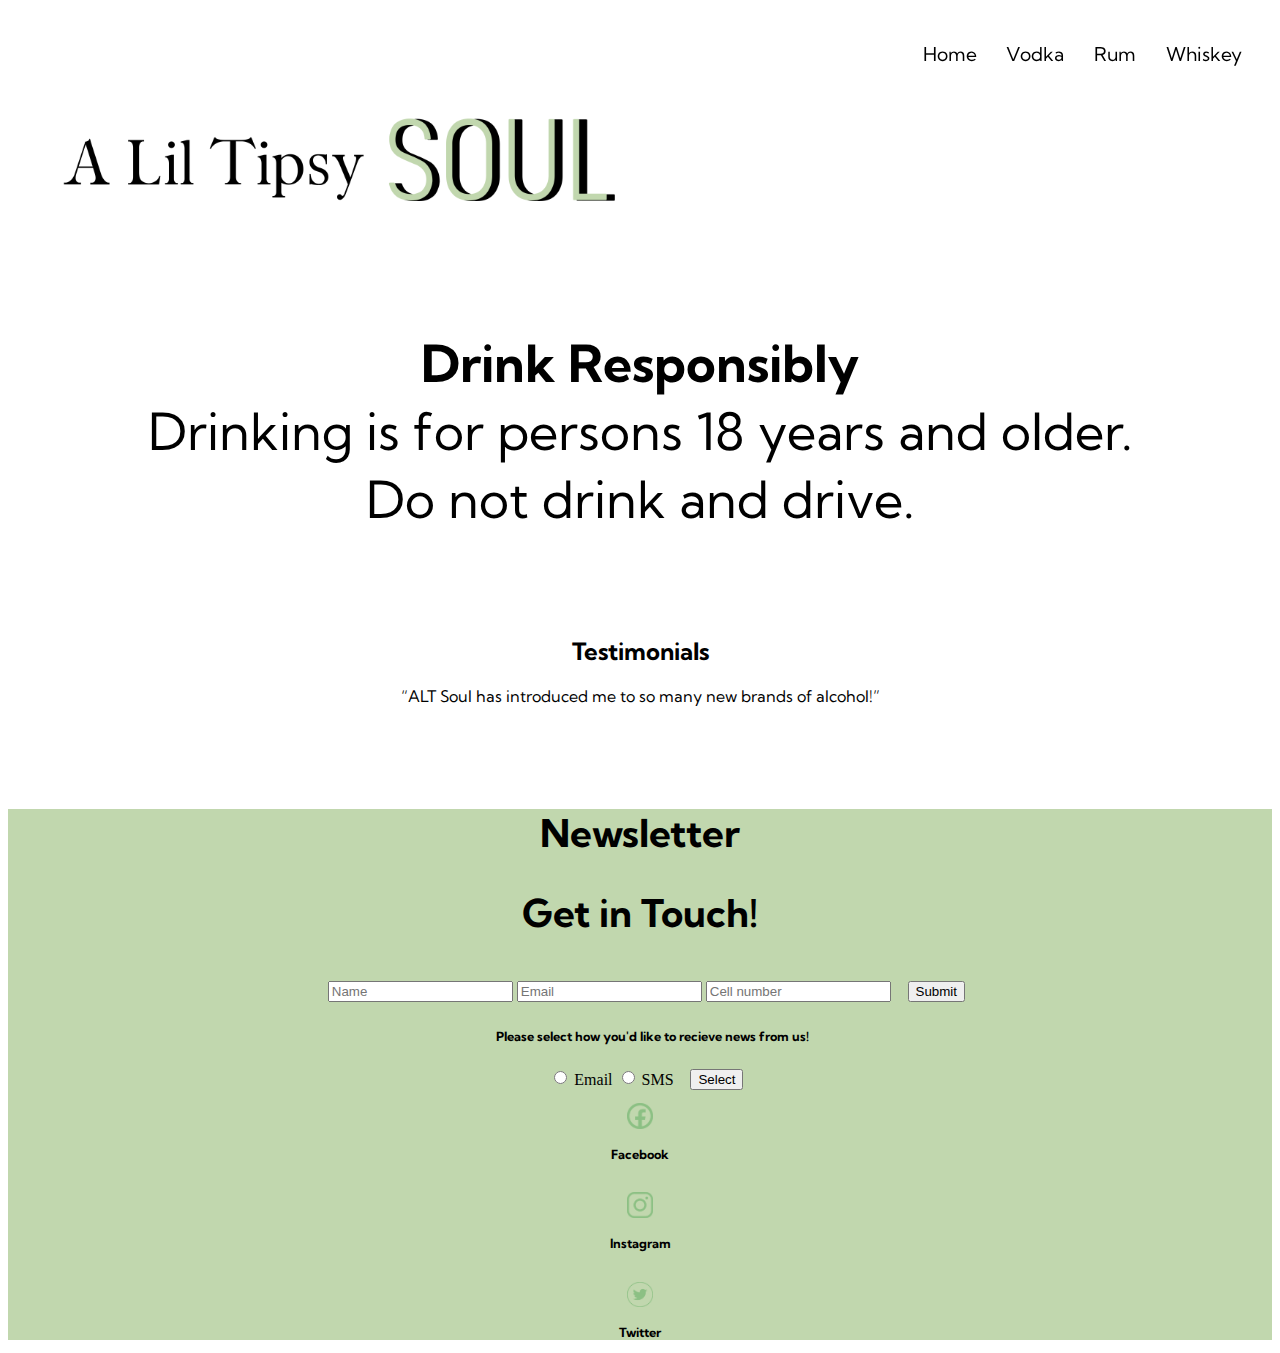
<file: index.html>
<!DOCTYPE html>
<html lang="en">
<head>
    <meta charset="UTF-8">
    <meta name="viewport" content="width=device-width, initial-scale=1.0">
    <title>ALT Soul</title>
<!--bootstrap css link-->
    <link href="https://cdn.jsdelivr.net/npm/bootstrap@5.3.0/dist/css/bootstrap.min.css" rel="stylesheet" 
    integrity="sha384-9ndCyUaIbzAi2FUVXJi0CjmCapSmO7SnpJef0486qhLnuZ2cdeRhO02iuK6FUUVM" crossorigin="anonymous">
    <link href="stylesheets.css" rel="stylesheet">
<!--flavicon link-->
    <link rel="apple-touch-icon" sizes="180x180" href="images/Favicon/apple-touch-icon.png">
    <link rel="icon" type="image/png" sizes="32x32" href="images/Favicon/favicon-32x32.png">
    <link rel="icon" type="image/png" sizes="16x16" href="images/Favicon/favicon-16x16.png">
    <link rel="manifest" href="images/Favicon/site.webmanifest">
<!--font link-->
    <link rel="preconnect" href="https://fonts.googleapis.com">
    <link rel="preconnect" href="https://fonts.gstatic.com" crossorigin>
    <link href="https://fonts.googleapis.com/css2?family=Kumbh+Sans:wght@200&display=swap" rel="stylesheet">
</head>
<body>
<!--hero image and navigation bar-->
    <header>
        <img id="heroImage" src="images/Banner.png" alt="Banner image. Text only. Text states A Lil Tipsy Soul.">
        <nav>
            <ul>
                <li><a href="index.html">Home</a></li>
                <li><a href="vodka.html">Vodka</a></li>
                <li><a href="rum.html">Rum</a></li>
                <li><a href="whiskey.html">Whiskey</a></li>
            </ul>
        </nav>
    </header>
<!--table-->
    <section>
        <table>
            <thead>
                <tr>
                    <th>Drink Responsibly</th>
                </tr>
            </thead>
            <tbody>
                <tr>
                    <td>
                        Drinking is for persons 18 years and older.
                    </td>
                </tr>
                <tr>
                    <td>
                         Do not drink and drive.
                    </td>   
                </tr>
            </tbody>
        </table>
    </section>

<!--testimonial/quote-->
    <section id="testimonials">
        <h2>Testimonials</h2>
        <q>ALT Soul has introduced me to so many new brands of alcohol!</q>
    </section>
<!--footer-->    
    <footer>
        <div class="row footerheadings">
            <div class="col-md-6">
                <h2>Newsletter</h2>
            </div>
            <div class="col-md-6">
                <h2>Get in Touch!</h2>
            </div>
        </div>

<!--newsletter form subscription-->
        <div class="row footerContent">
            <div class="col-md-6 newsletterContent">
                <form>
                    <input type="text" class="form-control" placeholder="Name">
                    <input type="email" class="form-control" placeholder="Email">
                    <input type="number" class="form-control" placeholder="Cell number">

                    <button type="submit">Submit</button>
                    <br>
                </form>
<!--radio form to allow users to select how they'd like to be contacted-->
                <form>
                    <h3>Please select how you'd like to recieve news from us!</h3>
                    <input type="radio" id="contactChoice1" name="contact" value="email">
                    <label for="contactChoice1">Email</label>
                    <input type="radio" id="contactChoice2" name="contact" value="phone">
                    <label for="contactChoice2">SMS</label>
                    
                    <button type="submit">Select</button>
                </form>
            </div>
<!--social links that link out to the companies social media sites, allowing the user to contact the company-->
            <div class="col-md-6 getInTouchContent">
                <img src="images/Icons/Facebook.png" alt="clickable facebook logo">  
                <h3><a href ="https://www.facebook.com">Facebook</a></h3>
                <br>    
                <img src="images/Icons/Instagram.png" alt="clickable instagram logo">
                <h3><a href = "https://www.instagram.com" >Instagram</a></h3>
                <br>
                <img src="images/Icons/Twitter.png" alt="clickable twitter logo">
                <h3><a href="https://www.twitter.com">Twitter</a></h3>
            </div>
        </div>
    </footer>
    
</body>
</html>
</file>
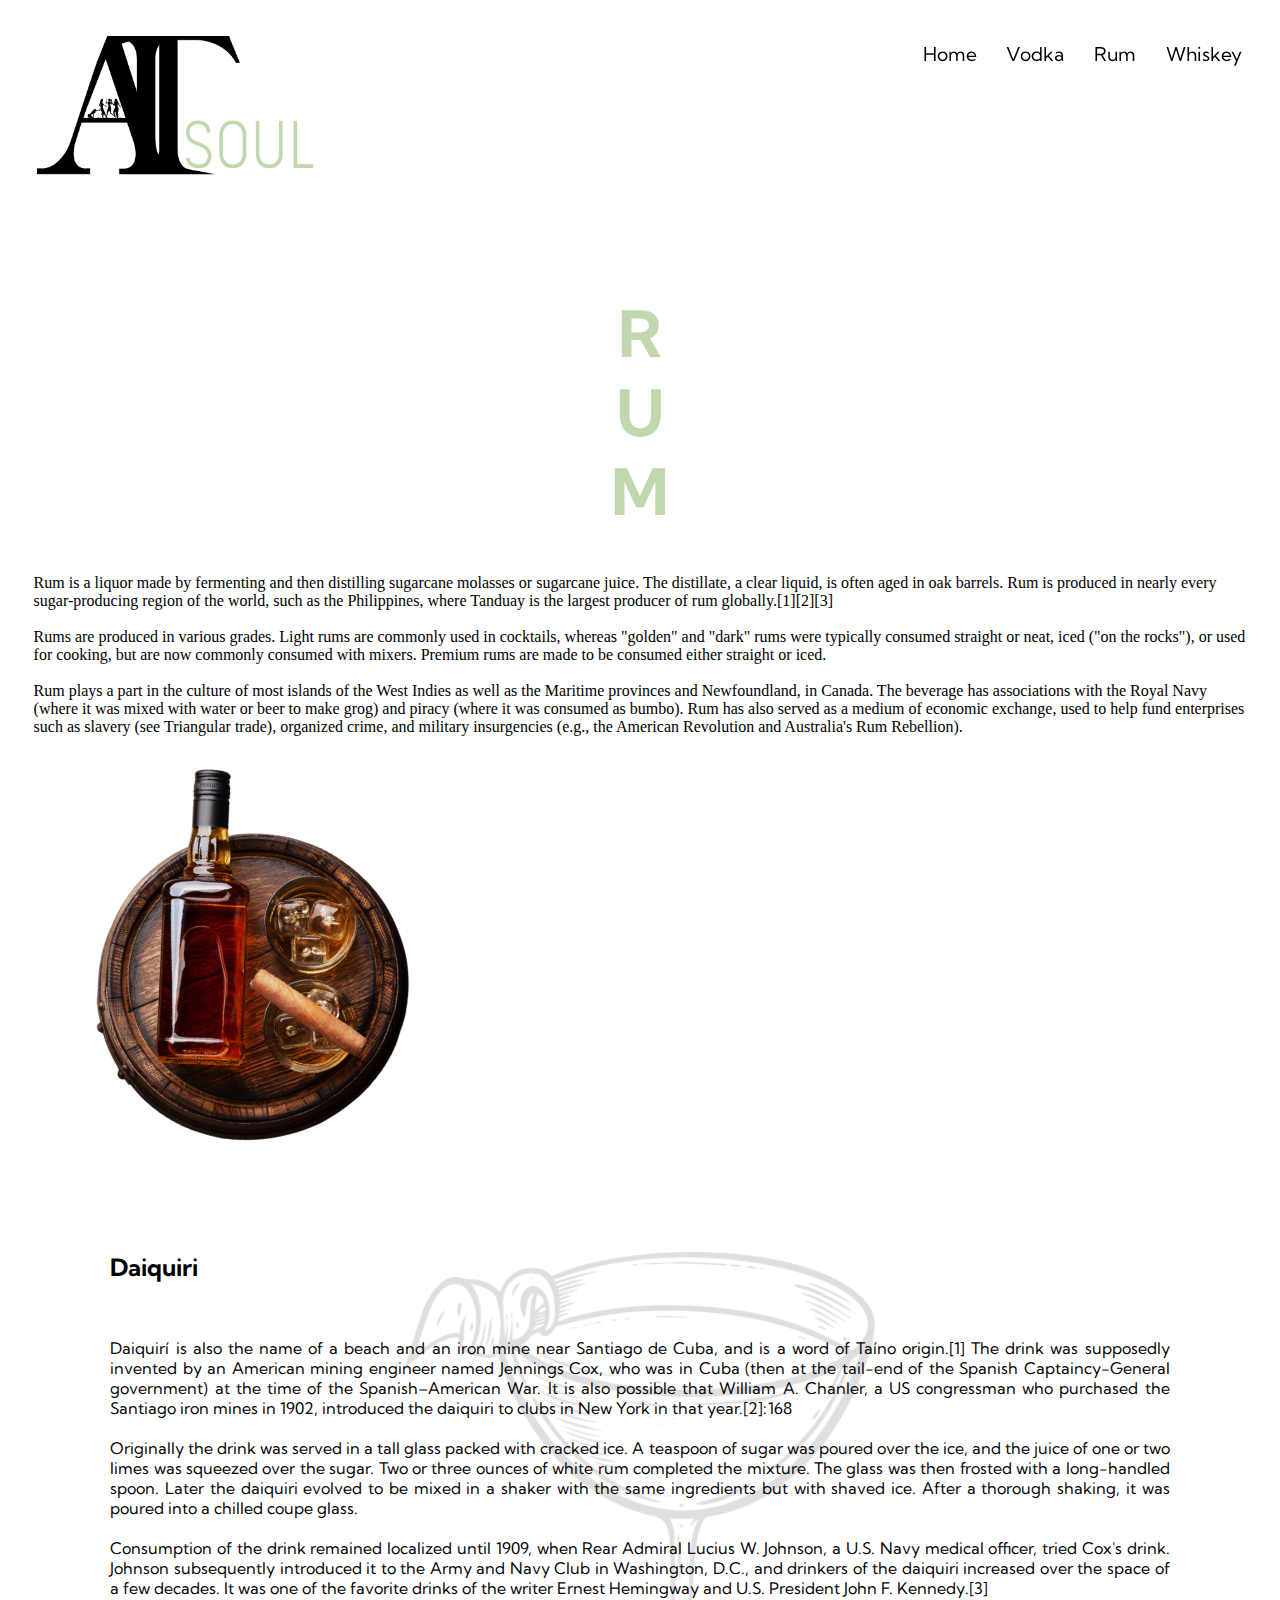
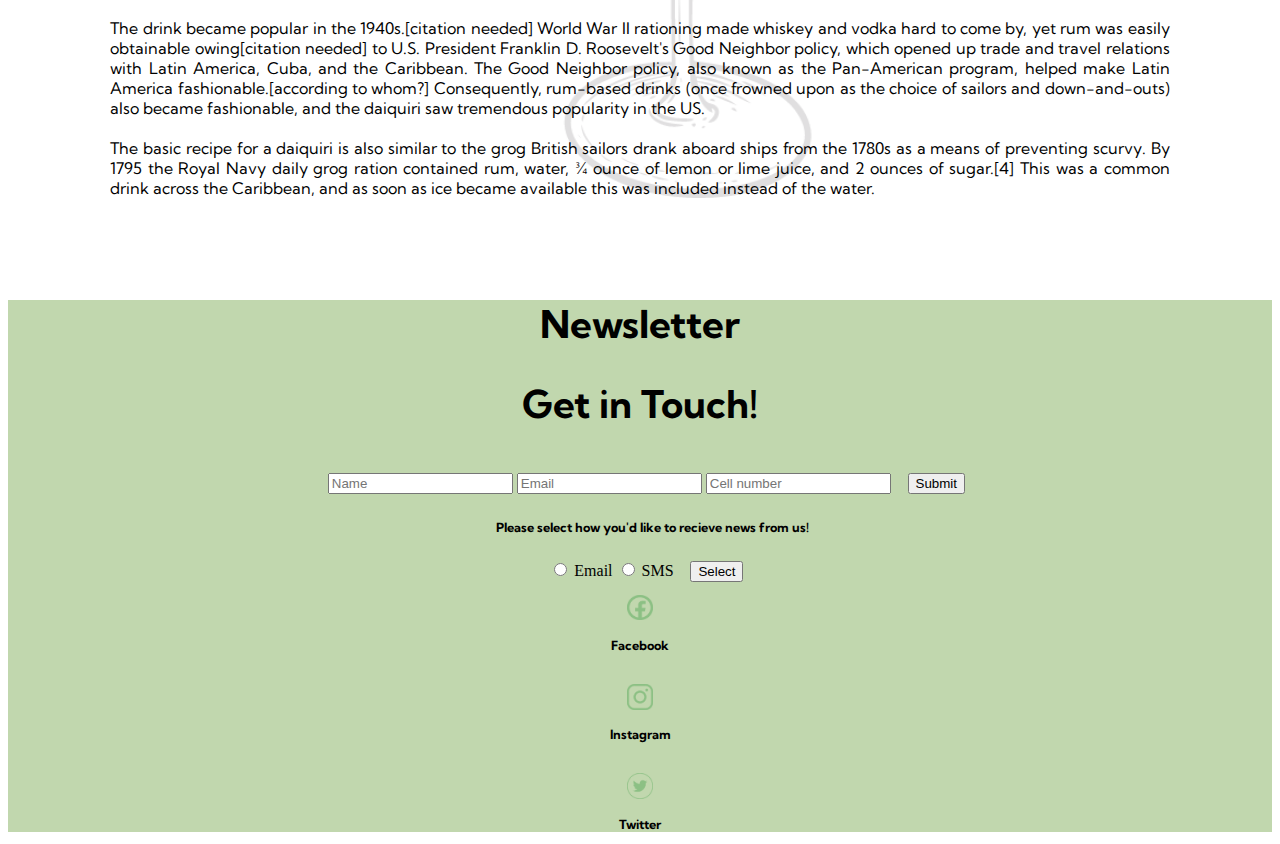
<file: rum.html>
<!DOCTYPE html>
<html lang="en">
<head>
    <meta charset="UTF-8">
    <meta name="viewport" content="width=device-width, initial-scale=1.0">
    <title>ALT Soul</title>
<!--bootstrap css link-->
    <link href="https://cdn.jsdelivr.net/npm/bootstrap@5.3.0/dist/css/bootstrap.min.css" rel="stylesheet" 
    integrity="sha384-9ndCyUaIbzAi2FUVXJi0CjmCapSmO7SnpJef0486qhLnuZ2cdeRhO02iuK6FUUVM" crossorigin="anonymous">
    <link href="stylesheets.css" rel="stylesheet">
<!--flavicon link-->
    <link rel="apple-touch-icon" sizes="180x180" href="images/Favicon/apple-touch-icon.png">
    <link rel="icon" type="image/png" sizes="32x32" href="images/Favicon/favicon-32x32.png">
    <link rel="icon" type="image/png" sizes="16x16" href="images/Favicon/favicon-16x16.png">
    <link rel="manifest" href="images/Favicon/site.webmanifest">
<!--font link-->
    <link rel="preconnect" href="https://fonts.googleapis.com">
    <link rel="preconnect" href="https://fonts.gstatic.com" crossorigin>
    <link href="https://fonts.googleapis.com/css2?family=Kumbh+Sans:wght@200&display=swap" rel="stylesheet">
</head>
<body>
    <header>
        <img id="heroImagePages" src="images/Logo/alt_soul_text_green_top.png" alt="Banner image. Text only. Text states aLT soul.">
        <nav>
            <ul>
                <li><a href="index.html">Home</a></li>
                <li><a href="vodka.html">Vodka</a></li>
                <li><a href="rum.html">Rum</a></li>
                <li><a href="whiskey.html">Whiskey</a></li>
            </ul>
        </nav>
    </header>

    <section class="row vodkaAbout">
        <h1 class="col-md-2">R<br>U<br>M</h1>
        <p class="col-md-5">
            Rum is a liquor made by fermenting and then distilling sugarcane molasses or sugarcane juice. The distillate, a clear liquid, 
            is often aged in oak barrels. Rum is produced in nearly every sugar-producing region of the world, such as the Philippines, where 
            Tanduay is the largest producer of rum globally.[1][2][3]
            <br>
            <br>
            Rums are produced in various grades. Light rums are commonly used in cocktails, whereas "golden" and "dark" rums were typically 
            consumed straight or neat, iced ("on the rocks"), or used for cooking, but are now commonly consumed with mixers. Premium rums are 
            made to be consumed either straight or iced.
            <br>
            <br>
            Rum plays a part in the culture of most islands of the West Indies as well as the Maritime provinces and Newfoundland, in Canada. 
            The beverage has associations with the Royal Navy (where it was mixed with water or beer to make grog) and piracy (where it was 
            consumed as bumbo). Rum has also served as a medium of economic exchange, used to help fund enterprises such as slavery (see Triangular
             trade), organized crime, and military insurgencies (e.g., the American Revolution and Australia's Rum Rebellion).</p>
        <img class="col-md-5" src="images/alcohol/rum/rum_bottle_glass.png" alt="image of a rum bottle and glasses with a cigar">
        
    </section>
<!--block text with an image background-->
    <section>
        <article id="daiquiri">
            <h2>Daiquiri</h2>
            <br>
            <p>
                Daiquirí is also the name of a beach and an iron mine near Santiago de Cuba, and is a word of Taíno origin.[1] 
                The drink was supposedly invented by an American mining engineer named Jennings Cox, who was in Cuba (then at the tail-end 
                of the Spanish Captaincy-General government) at the time of the Spanish–American War. It is also possible that William A. 
                Chanler, a US congressman who purchased the Santiago iron mines in 1902, introduced the daiquiri to clubs in New York in 
                that year.[2]: 168 
                <br>
                <br>
                Originally the drink was served in a tall glass packed with cracked ice. A teaspoon of sugar was poured over the ice, and 
                the juice of one or two limes was squeezed over the sugar. Two or three ounces of white rum completed the mixture. The glass 
                was then frosted with a long-handled spoon. Later the daiquiri evolved to be mixed in a shaker with the same ingredients but 
                with shaved ice. After a thorough shaking, it was poured into a chilled coupe glass.
                <br>
                <br>
                Consumption of the drink remained localized until 1909, when Rear Admiral Lucius W. Johnson, a U.S. Navy medical officer, 
                tried Cox's drink. Johnson subsequently introduced it to the Army and Navy Club in Washington, D.C., and drinkers of the daiquiri 
                increased over the space of a few decades. It was one of the favorite drinks of the writer Ernest Hemingway and U.S. President 
                John F. Kennedy.[3]
                <br>
                <br>
                The drink became popular in the 1940s.[citation needed] World War II rationing made whiskey and vodka hard to come by, 
                yet rum was easily obtainable owing[citation needed] to U.S. President Franklin D. Roosevelt's Good Neighbor policy, which 
                opened up trade and travel relations with Latin America, Cuba, and the Caribbean. The Good Neighbor policy, also known as the 
                Pan-American program, helped make Latin America fashionable.[according to whom?] Consequently, rum-based drinks (once frowned 
                upon as the choice of sailors and down-and-outs) also became fashionable, and the daiquiri saw tremendous popularity in the US.
                <br>
                <br>
                The basic recipe for a daiquiri is also similar to the grog British sailors drank aboard ships from the 1780s as a means
                 of preventing scurvy. By 1795 the Royal Navy daily grog ration contained rum, water, ¾ ounce of lemon or lime juice, and 
                 2 ounces of sugar.[4] This was a common drink across the Caribbean, and as soon as ice became available this was included
                  instead of the water.
            </p>
        </article>
    </section>

   <!--footer-->    
   <footer>
    <div class="row footerheadings">
        <div class="col-md-6">
            <h2>Newsletter</h2>
        </div>
        <div class="col-md-6">
            <h2>Get in Touch!</h2>
        </div>
    </div>

<!--newsletter form subscription-->
    <div class="row footerContent">
        <div class="col-md-6 newsletterContent">
            <form>
                <input type="text" class="form-control" placeholder="Name">
                <input type="email" class="form-control" placeholder="Email">
                <input type="number" class="form-control" placeholder="Cell number">

                <button type="submit">Submit</button>
                <br>
            </form>
<!--radio form to allow users to select how they'd like to be contacted-->
            <form>
                <h3>Please select how you'd like to recieve news from us!</h3>
                <input type="radio" id="contactChoice1" name="contact" value="email">
                <label for="contactChoice1">Email</label>
                <input type="radio" id="contactChoice2" name="contact" value="phone">
                <label for="contactChoice2">SMS</label>
                
                <button type="submit">Select</button>
            </form>
        </div>
<!--social links that link out to the companies social media sites, allowing the user to contact the company-->
        <div class="col-md-6 getInTouchContent">
            <img src="images/Icons/Facebook.png" alt="clickable facebook logo">  
            <h3><a href ="https://www.facebook.com">Facebook</a></h3>
            <br>    
            <img src="images/Icons/Instagram.png" alt="clickable instagram logo">
            <h3><a href = "https://www.instagram.com" >Instagram</a></h3>
            <br>
            <img src="images/Icons/Twitter.png" alt="clickable twitter logo">
            <h3><a href="https://www.twitter.com">Twitter</a></h3>
        </div>
    </div>
</footer>
</body>
</html>
</file>
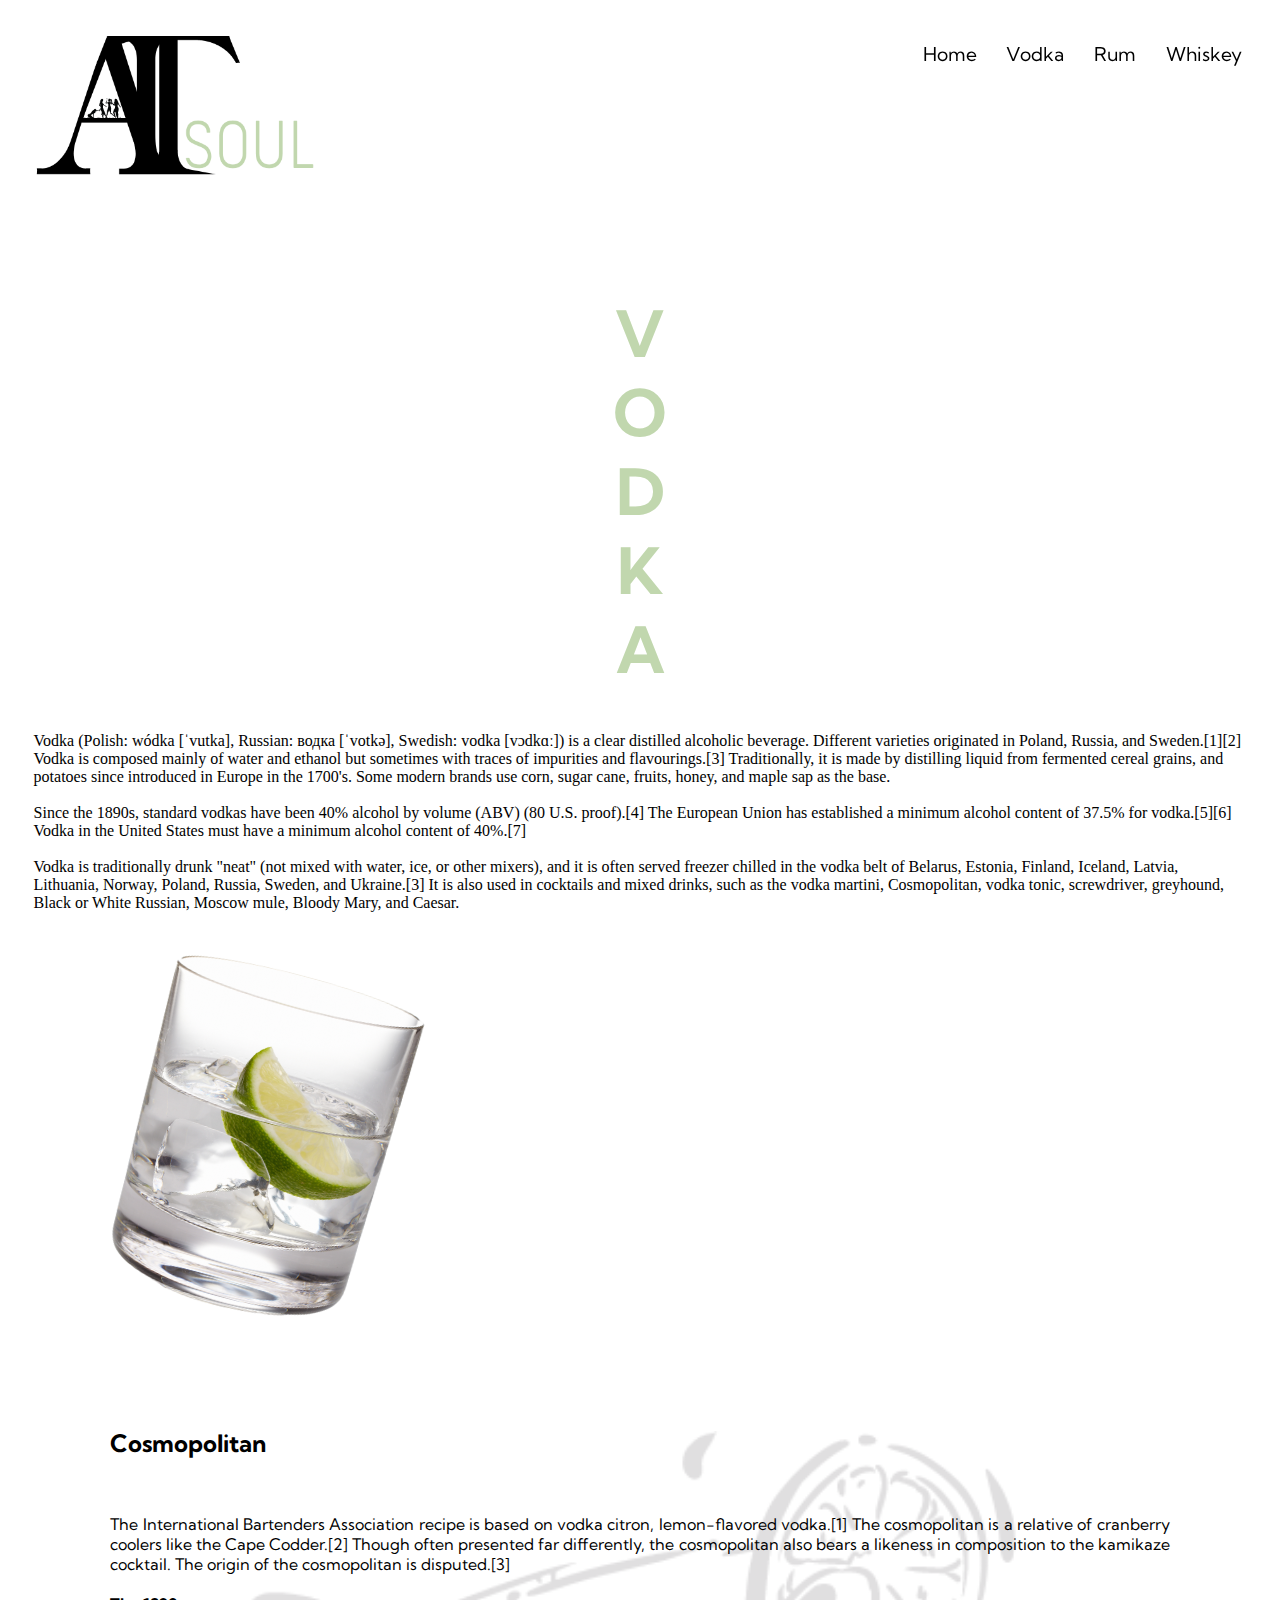
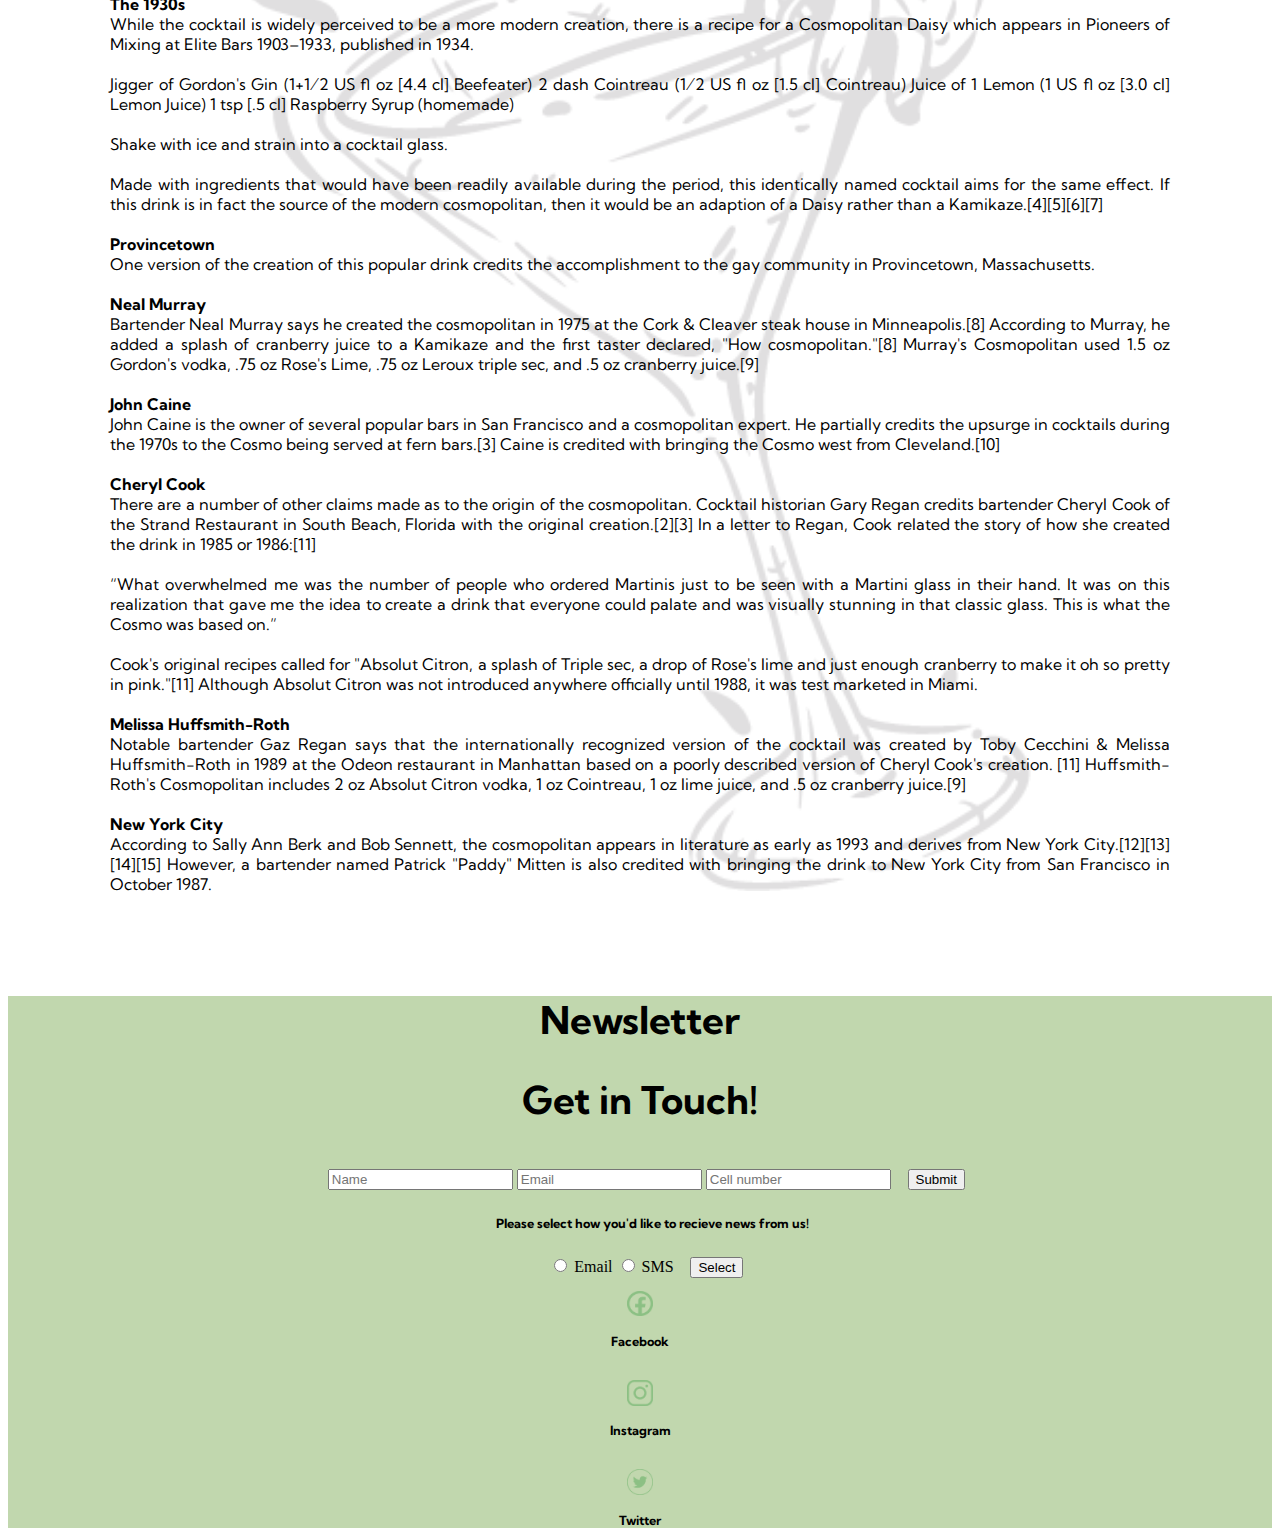
<file: vodka.html>
<!DOCTYPE html>
<html lang="en">
<head>
    <meta charset="UTF-8">
    <meta name="viewport" content="width=device-width, initial-scale=1.0">
    <title>ALT Soul</title>
<!--bootstrap css link-->
    <link href="https://cdn.jsdelivr.net/npm/bootstrap@5.3.0/dist/css/bootstrap.min.css" rel="stylesheet" 
    integrity="sha384-9ndCyUaIbzAi2FUVXJi0CjmCapSmO7SnpJef0486qhLnuZ2cdeRhO02iuK6FUUVM" crossorigin="anonymous">
    <link href="stylesheets.css" rel="stylesheet">
<!--flavicon link-->
    <link rel="apple-touch-icon" sizes="180x180" href="images/Favicon/apple-touch-icon.png">
    <link rel="icon" type="image/png" sizes="32x32" href="images/Favicon/favicon-32x32.png">
    <link rel="icon" type="image/png" sizes="16x16" href="images/Favicon/favicon-16x16.png">
    <link rel="manifest" href="images/Favicon/site.webmanifest">
<!--font link-->
    <link rel="preconnect" href="https://fonts.googleapis.com">
    <link rel="preconnect" href="https://fonts.gstatic.com" crossorigin>
    <link href="https://fonts.googleapis.com/css2?family=Kumbh+Sans:wght@200&display=swap" rel="stylesheet">
</head>
<body>
<!--hero image and navigation bar-->
    <header>
        <img id="heroImagePages" src="images/Logo/alt_soul_text_green_top.png" alt="Banner image. Text only. Text states aLT soul.">
        <nav>
            <ul>
                <li><a href="index.html">Home</a></li>
                <li><a href="vodka.html">Vodka</a></li>
                <li><a href="rum.html">Rum</a></li>
                <li><a href="whiskey.html">Whiskey</a></li>
            </ul>
        </nav>
    </header>
    <section class="row vodkaAbout">
        <h1 class="col-md-2">V<br>O<br>D<br>K<br>A</h1>
        <p class="col-md-5">Vodka (Polish: wódka [ˈvutka], Russian: водка [ˈvotkə], Swedish: vodka [vɔdkɑː]) is a clear distilled alcoholic 
            beverage. Different varieties originated in Poland, Russia, and Sweden.[1][2] Vodka is composed mainly of water and ethanol but 
            sometimes with traces of impurities and flavourings.[3] Traditionally, it is made by distilling liquid from fermented cereal grains, 
            and potatoes since introduced in Europe in the 1700's. Some modern brands use corn, sugar cane, fruits, honey, and maple sap as the 
            base.
            <br>
            <br>
            Since the 1890s, standard vodkas have been 40% alcohol by volume (ABV) (80 U.S. proof).[4] The European Union has established a 
            minimum alcohol content of 37.5% for vodka.[5][6] Vodka in the United States must have a minimum alcohol content of 40%.[7]
            <br>
            <br>
            Vodka is traditionally drunk "neat" (not mixed with water, ice, or other mixers), and it is often served freezer chilled in the 
            vodka belt of Belarus, Estonia, Finland, Iceland, Latvia, Lithuania, Norway, Poland, Russia, Sweden, and Ukraine.[3] It is also 
            used in cocktails and mixed drinks, such as the vodka martini, Cosmopolitan, vodka tonic, screwdriver, greyhound, Black or White
             Russian, Moscow mule, Bloody Mary, and Caesar.</p>
        <img class="col-md-5" src="images/alcohol/vodka/vodka_glass.png" alt="image of vodka">
        
    </section>
<!-- block text with an image background-->
    <section>
        <article id="cosmopolitan">
            <h2>Cosmopolitan</h2>
            <br>
            <p>
                The International Bartenders Association recipe is based on vodka citron, lemon-flavored vodka.[1] The cosmopolitan is a 
                relative of cranberry coolers like the Cape Codder.[2] Though often presented far differently, the cosmopolitan also bears a
                 likeness in composition to the kamikaze cocktail. The origin of the cosmopolitan is disputed.[3]
                <br>
                <br>
                <b>The 1930s</b>
                <br>
                While the cocktail is widely perceived to be a more modern creation, there is a recipe for a Cosmopolitan Daisy which appears 
                in Pioneers of Mixing at Elite Bars 1903–1933, published in 1934.
                <br>
                <br>
                Jigger of Gordon's Gin (1+1⁄2 US fl oz [4.4 cl] Beefeater)
                2 dash Cointreau (1⁄2 US fl oz [1.5 cl] Cointreau)
                Juice of 1 Lemon (1 US fl oz [3.0 cl] Lemon Juice)
                1 tsp [.5 cl] Raspberry Syrup (homemade)
                <br>
                <br>
                Shake with ice and strain into a cocktail glass.
                <br>
                <br>
                Made with ingredients that would have been readily available during the period, this identically named cocktail aims for 
                the same effect. If this drink is in fact the source of the modern cosmopolitan, then it would be an adaption of a Daisy rather 
                than a Kamikaze.[4][5][6][7]
                <br>
                <br>
                <b>Provincetown</b>
                <br>
                One version of the creation of this popular drink credits the accomplishment to the gay community in Provincetown, Massachusetts.
                <br>
                <br>
                <b>Neal Murray</b>
                <br>
                Bartender Neal Murray says he created the cosmopolitan in 1975 at the Cork & Cleaver steak house in Minneapolis.[8] According to 
                Murray, he added a splash of cranberry juice to a Kamikaze and the first taster declared, "How cosmopolitan."[8] Murray's 
                Cosmopolitan used 1.5 oz Gordon's vodka, .75 oz Rose's Lime, .75 oz Leroux triple sec, and .5 oz cranberry juice.[9]
                <br>
                <br>
                <b>John Caine</b>
                <br>
                John Caine is the owner of several popular bars in San Francisco and a cosmopolitan expert. He partially credits the upsurge in 
                cocktails during the 1970s to the Cosmo being served at fern bars.[3] Caine is credited with bringing the Cosmo west from 
                Cleveland.[10]
                <br>
                <br>
                <b>Cheryl Cook</b>
                <br>
                There are a number of other claims made as to the origin of the cosmopolitan. Cocktail historian Gary Regan credits bartender 
                Cheryl Cook of the Strand Restaurant in South Beach, Florida with the original creation.[2][3] In a letter to Regan, Cook related 
                the story of how she created the drink in 1985 or 1986:[11]
                <br>
                <br>
                <q>What overwhelmed me was the number of people who ordered Martinis just to be seen with a Martini glass in their hand. It was
                 on this realization that gave me the idea to create a drink that everyone could palate and was visually stunning in that classic
                  glass. This is what the Cosmo was based on.</q>
                  <br>
                  <br>
                Cook's original recipes called for "Absolut Citron, a splash of Triple sec, a drop of Rose's lime and just enough cranberry to 
                make it oh so pretty in pink."[11] Although Absolut Citron was not introduced anywhere officially until 1988, it was test marketed 
                in Miami.
                <br>
                <br>
                <b>Melissa Huffsmith-Roth</b>
                <br>
                Notable bartender Gaz Regan says that the internationally recognized version of the cocktail was created by Toby Cecchini & 
                Melissa Huffsmith-Roth in 1989 at the Odeon restaurant in Manhattan based on a poorly described version of Cheryl Cook's creation.
                [11] Huffsmith-Roth's Cosmopolitan includes 2 oz Absolut Citron vodka, 1 oz Cointreau, 1 oz lime juice, and .5 oz cranberry 
                juice.[9]
                <br>
                <br>
                <b>New York City</b>
                <br>
                According to Sally Ann Berk and Bob Sennett, the cosmopolitan appears in literature as early as 1993 and derives from New York
                 City.[12][13][14][15] However, a bartender named Patrick "Paddy" Mitten is also credited with bringing the drink to New York City 
                 from San Francisco in October 1987.
            </p>
        </article>
    </section>
    
    <!--footer-->    
    <footer>
        <div class="row footerheadings">
            <div class="col-md-6">
                <h2>Newsletter</h2>
            </div>
            <div class="col-md-6">
                <h2>Get in Touch!</h2>
            </div>
        </div>

<!--newsletter form subscription-->
        <div class="row footerContent">
            <div class="col-md-6 newsletterContent">
                <form>
                    <input type="text" class="form-control" placeholder="Name">
                    <input type="email" class="form-control" placeholder="Email">
                    <input type="number" class="form-control" placeholder="Cell number">

                    <button type="submit">Submit</button>
                    <br>
                </form>
<!--radio form to allow users to select how they'd like to be contacted-->
                <form>
                    <h3>Please select how you'd like to recieve news from us!</h3>
                    <input type="radio" id="contactChoice1" name="contact" value="email">
                    <label for="contactChoice1">Email</label>
                    <input type="radio" id="contactChoice2" name="contact" value="phone">
                    <label for="contactChoice2">SMS</label>
                    
                    <button type="submit">Select</button>
                </form>
            </div>
<!--social links that link out to the companies social media sites, allowing the user to contact the company-->
            <div class="col-md-6 getInTouchContent">
                <img src="images/Icons/Facebook.png" alt="clickable facebook logo">  
                <h3><a href ="https://www.facebook.com">Facebook</a></h3>
                <br>    
                <img src="images/Icons/Instagram.png" alt="clickable instagram logo">
                <h3><a href = "https://www.instagram.com" >Instagram</a></h3>
                <br>
                <img src="images/Icons/Twitter.png" alt="clickable twitter logo">
                <h3><a href="https://www.twitter.com">Twitter</a></h3>
            </div>
        </div>
    </footer>
</body>
</html>
</file>
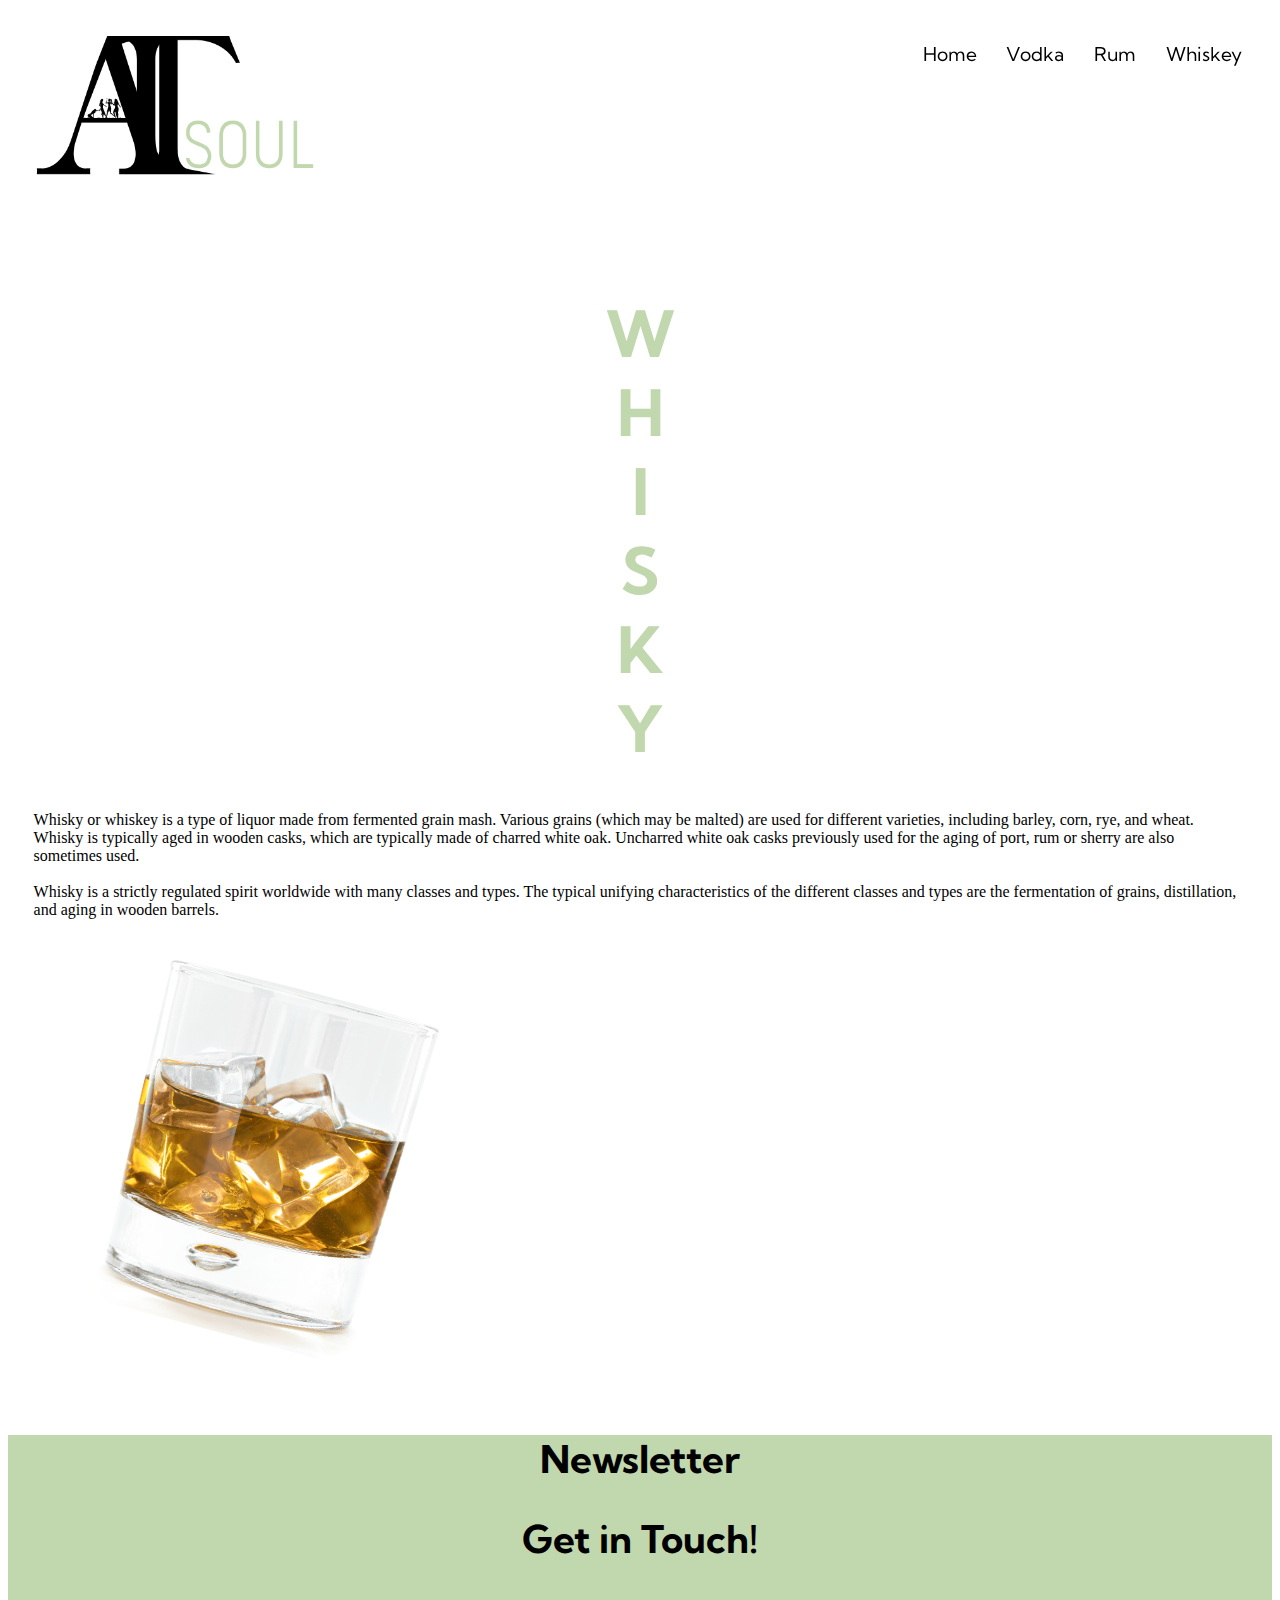
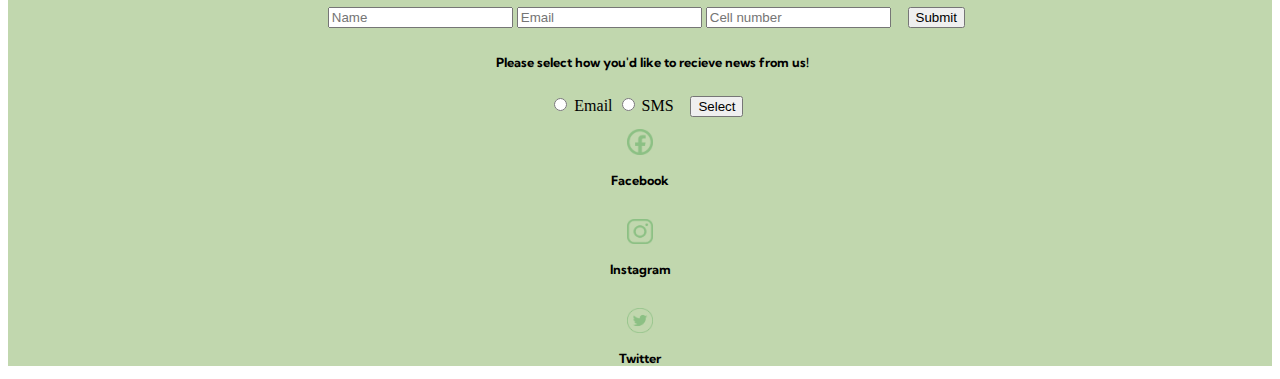
<file: whiskey.html>
<!DOCTYPE html>
<html lang="en">
<head>
    <meta charset="UTF-8">
    <meta name="viewport" content="width=device-width, initial-scale=1.0">
    <title>ALT Soul</title>
<!--bootstrap css link-->
    <link href="https://cdn.jsdelivr.net/npm/bootstrap@5.3.0/dist/css/bootstrap.min.css" rel="stylesheet" 
    integrity="sha384-9ndCyUaIbzAi2FUVXJi0CjmCapSmO7SnpJef0486qhLnuZ2cdeRhO02iuK6FUUVM" crossorigin="anonymous">
    <link href="stylesheets.css" rel="stylesheet">
<!--flavicon link-->
    <link rel="apple-touch-icon" sizes="180x180" href="images/Favicon/apple-touch-icon.png">
    <link rel="icon" type="image/png" sizes="32x32" href="images/Favicon/favicon-32x32.png">
    <link rel="icon" type="image/png" sizes="16x16" href="images/Favicon/favicon-16x16.png">
    <link rel="manifest" href="images/Favicon/site.webmanifest">
<!--font link-->
    <link rel="preconnect" href="https://fonts.googleapis.com">
    <link rel="preconnect" href="https://fonts.gstatic.com" crossorigin>
    <link href="https://fonts.googleapis.com/css2?family=Kumbh+Sans:wght@200&display=swap" rel="stylesheet">
</head>
<body>
    <header>
        <img id="heroImagePages" src="images/Logo/alt_soul_text_green_top.png" alt="Banner image. Text only. Text states aLT soul.">
        <nav>
            <ul>
                <li><a href="index.html">Home</a></li>
                <li><a href="vodka.html">Vodka</a></li>
                <li><a href="rum.html">Rum</a></li>
                <li><a href="whiskey.html">Whiskey</a></li>
            </ul>
        </nav>
    </header>

    <section class="row vodkaAbout">
        <h1 class="col-md-2">W<br>H<br>I<br>S<br>K<br>Y</h1>
        <p class="col-md-5">
            Whisky or whiskey is a type of liquor made from fermented grain mash. Various grains (which may be malted) are used for different
             varieties, including barley, corn, rye, and wheat. Whisky is typically aged in wooden casks, which are typically made of charred 
             white oak. Uncharred white oak casks previously used for the aging of port, rum or sherry are also sometimes used.
            <br>
            <br>
            Whisky is a strictly regulated spirit worldwide with many classes and types. The typical unifying characteristics of the different 
            classes and types are the fermentation of grains, distillation, and aging in wooden barrels.
        </p>
        <img class="col-md-5" src="images/alcohol/whisky/whiskey_glass.png" alt="image of whiskey in a glass">
        
    </section>

    <!--footer-->    
    <footer>
        <div class="row footerheadings">
            <div class="col-md-6">
                <h2>Newsletter</h2>
            </div>
            <div class="col-md-6">
                <h2>Get in Touch!</h2>
            </div>
        </div>

<!--newsletter form subscription-->
        <div class="row footerContent">
            <div class="col-md-6 newsletterContent">
                <form>
                    <input type="text" class="form-control" placeholder="Name">
                    <input type="email" class="form-control" placeholder="Email">
                    <input type="number" class="form-control" placeholder="Cell number">

                    <button type="submit">Submit</button>
                    <br>
                </form>
<!--radio form to allow users to select how they'd like to be contacted-->
                <form>
                    <h3>Please select how you'd like to recieve news from us!</h3>
                    <input type="radio" id="contactChoice1" name="contact" value="email">
                    <label for="contactChoice1">Email</label>
                    <input type="radio" id="contactChoice2" name="contact" value="phone">
                    <label for="contactChoice2">SMS</label>
                    
                    <button type="submit">Select</button>
                </form>
            </div>
<!--social links that link out to the companies social media sites, allowing the user to contact the company-->
            <div class="col-md-6 getInTouchContent">
                <img src="images/Icons/Facebook.png" alt="clickable facebook logo">  
                <h3><a href ="https://www.facebook.com">Facebook</a></h3>
                <br>    
                <img src="images/Icons/Instagram.png" alt="clickable instagram logo">
                <h3><a href = "https://www.instagram.com" >Instagram</a></h3>
                <br>
                <img src="images/Icons/Twitter.png" alt="clickable twitter logo">
                <h3><a href="https://www.twitter.com">Twitter</a></h3>
            </div>
        </div>
    </footer>
</body>
</html>
</file>
<file: stylesheets.css>
/*header style*/

header img{
    width: 50%;

    margin-bottom: -8vw;
}

header nav{
    position: fixed;
    top: 0;
    right: 0;
    margin-top: 2vw;
    margin-right: 2vw;
}

header nav ul{
    overflow: hidden;
    list-style-type: none;
    text-align: center;
}

header nav li{
    display: inline;
    padding: 1vw;
    font-size: 1.5vw;
    font-family: 'Kumbh Sans', sans-serif;
    color: black;
}
header a{
    text-decoration: none;
    color: black;
}
header a:hover{
    font-weight: bold;
}

header a:visited{
    color: #c1d7ae;
}

#heroImagePages{
    width: 25%;
    left: 0;
    top: 0;
    margin-left: 2vw;
    margin-top: 2vw;
}

/*footer styles*/
footer{
    bottom: 0;
    width: 100%;
    text-align: center;
    background-color: #c1d7ae;
    margin-top: 8vw;
}
.newsletterContent{
    padding-left: 2vw;
}

.getInTouchContent img{
    width: 2vw;
}

.getInTouchContent a{
    text-decoration: none;
    color: black;
}

footer h2{
    font-family: 'Kumbh Sans', sans-serif;
    font-size: 3vw;
    font-weight: bold;
}

footer a:hover{
    font-weight: bold;
}

footer h3{
    font-family: 'Kumbh Sans', sans-serif;
    font-size: 1vw;
}

footer legend{
    font-family: 'Kumbh Sans', sans-serif;
    font-size: 1vw;
    font-weight: bold;
}

footer button{
    margin: 1vw;
}

/*section styles*/
#testimonials{
    font-family: 'Kumbh Sans', sans-serif;
    text-align: center; 
    margin-top: 8vw;
}

#testimonials h2{
    font-weight: bold;
}

table{
    font-family: 'Kumbh Sans', sans-serif;
    text-align: center;
    font-size: 4vw;
    margin-top: 8vw;
    margin-left: auto;
    margin-right: auto;
}

.vodkaAbout{
    width: 100%;

}
.vodkaAbout h1{
    font-family: 'Kumbh Sans', sans-serif;
    font-weight: bold;
    color: #c1d7ae;
    text-align: center;
    font-size: 5vw;
    margin-right: 0;
}

.vodkaAbout img{
    width: 30vw;
    transform: rotate(15deg);
    padding-left: 5vw;
}

.vodkaAbout p{
    margin: 2vw;
}

/*article styles*/
#daiquiri{ 
    margin-top: 8vw;
    font-family: 'Kumbh Sans', sans-serif;
    text-align: justify;
    display: block;
    background-image: url(images/alcohol/rum/daquiri.png);
    background-repeat: no-repeat;
    background-position: center;
    background-size: contain;
    margin-left: 8vw;
    margin-right: 8vw;
}

#daiquiri h2{
    font-weight: bold;
}

#cosmopolitan{ 
    margin-top: 8vw;
    font-family: 'Kumbh Sans', sans-serif;
    text-align: justify;
    display: block;
    background-image: url(images/alcohol/vodka/cosmopolitan.png);
    background-repeat: no-repeat;
    background-position: center;
    background-size: contain;
    margin-left: 8vw;
    margin-right: 8vw;
}

#cosmopolitan h2{
    font-weight: bold;
}
</file>
